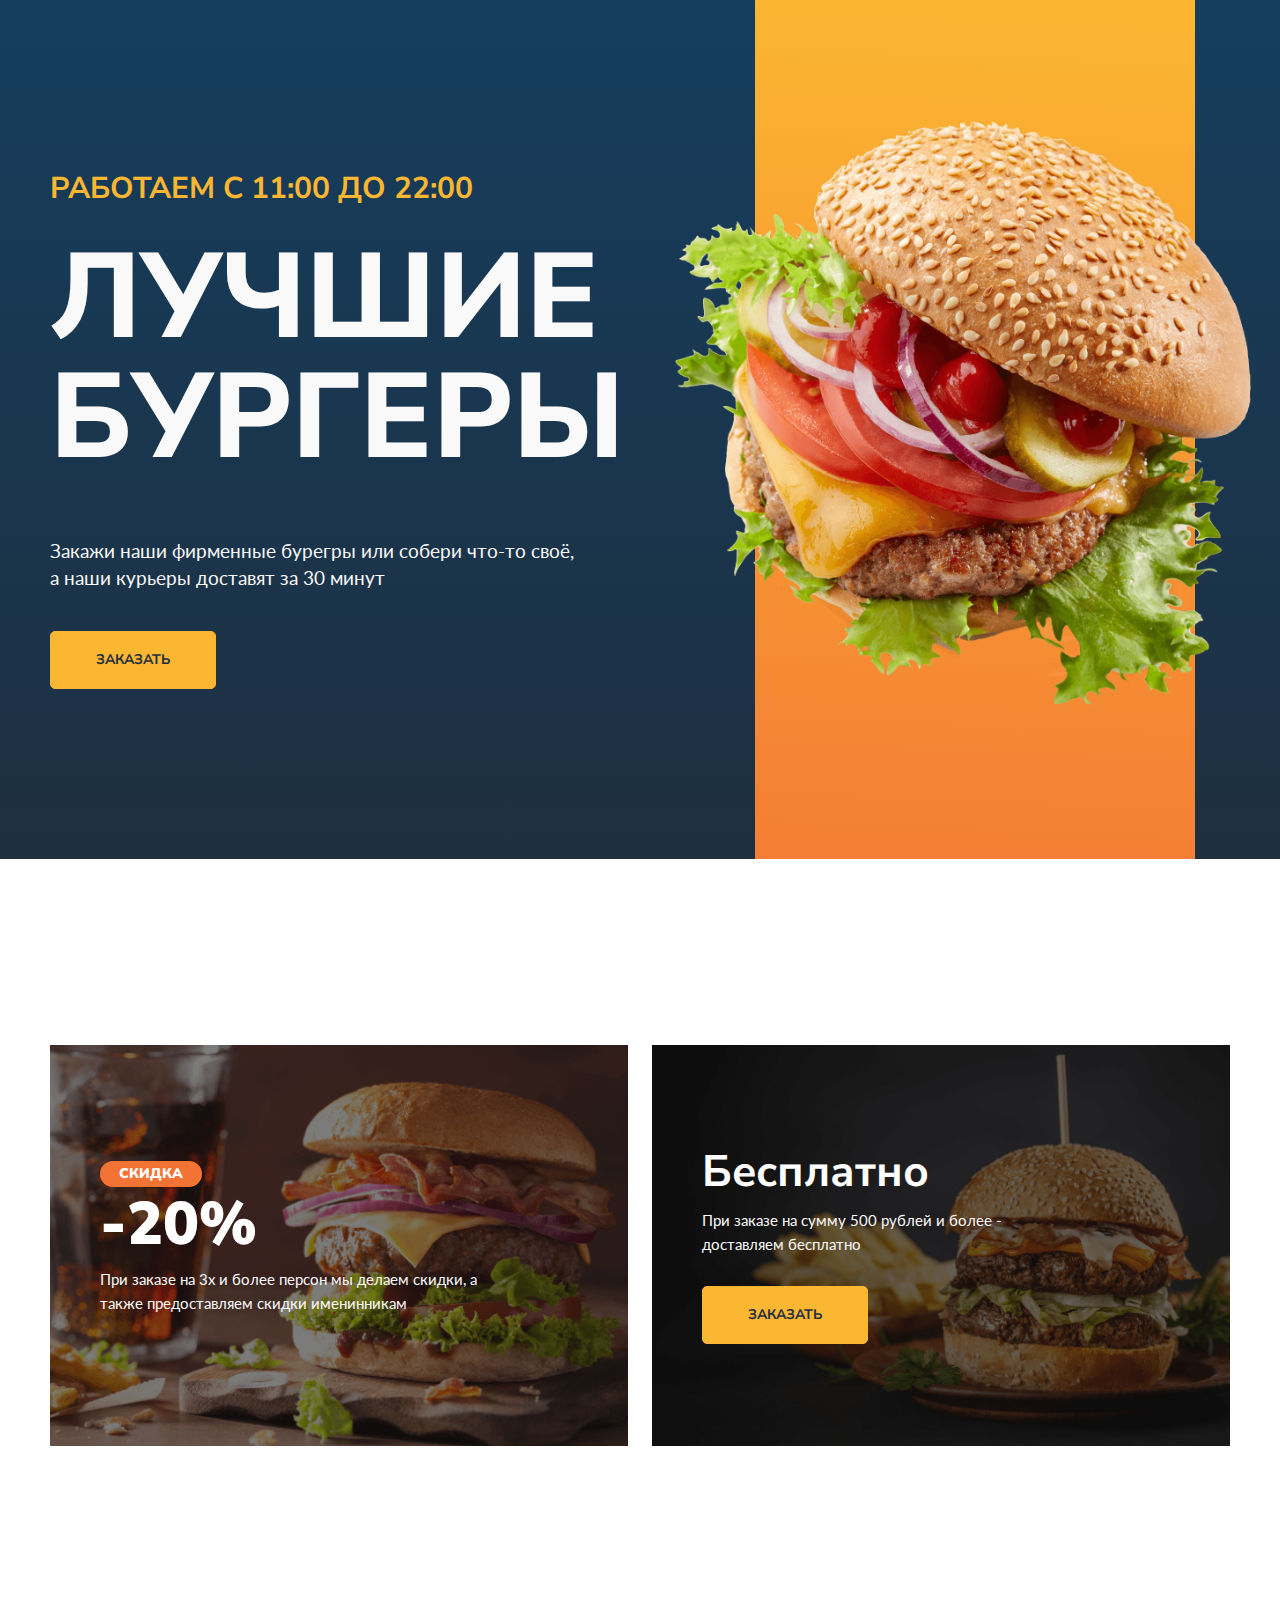
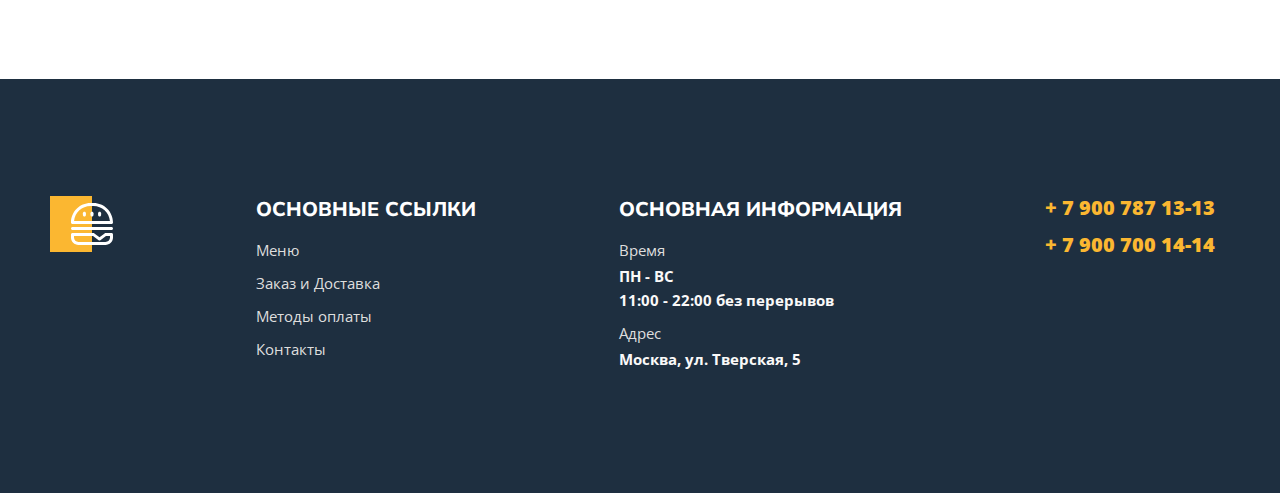
<file: index.html>
<!DOCTYPE html>
<html lang="ru">
<head>
    <meta charset="UTF-8">
    <meta http-equiv="X-UA-Compatible" content="IE=edge">
    <meta name="viewport" content="width=device-width, initial-scale=1.0">
    <title>Burgers</title>
    <link rel="preconnect" href="https://fonts.googleapis.com">
    <link rel="preconnect" href="https://fonts.gstatic.com" crossorigin>
    <link href="https://fonts.googleapis.com/css2?family=Lato&family=Nunito+Sans:wght@600;700;800;900&family=Open+Sans:wght@400;600;700&display=swap" rel="stylesheet">
    <link rel="stylesheet" href="styles/normalize.css">
    <link rel="stylesheet" href="styles/main.css">
    <link rel="apple-touch-icon" sizes="192x192" href="images/favicon/android-chrome-192x192.png">
    <link rel="icon" type="image/png" sizes="512x512" href="images/favicon/android-chrome-512x512.png">
    <link rel="icon" type="image/png" sizes="16x16" href="images/favicon/apple-touch-icon.png">
    <link rel="apple-touch-icon" sizes="180x180" href="images/favicon/apple-touch-icon.png">
    <link rel="icon" type="image/png" sizes="32x32" href="images/favicon/favicon-32x32.png">
    <link rel="icon" sizes="16x16" href="images/favicon/favicon.ico">
    <link rel="icon" type="image/png" sizes="16x16" href="images/favicon/favicon-16x16.png">
    <link rel="mask-icon" href="images/favicon/safari-pinned-tab.svg" color="#5bbad5">
    <meta name="msapplication-TileColor" content="#da532c">
    <meta name="theme-color" content="#ffffff">
</head>
<body>
    <div class="main">
        <div class="wrap">
        <div class="wrapper">
            <div class="content">
                <h1 class="content-title">
                    <span>работаем с 11:00 до 22:00</span>
                    лучшие бургеры
                </h1>
                <p class="content-text">Закажи наши фирменные бурегры или собери что-то своё, а&nbsp;наши курьеры доставят за&nbsp;30&nbsp;минут</p>
                <a class="content-link" href="menu.html">заказать</a>
            </div>
            <div class="visual">
                <div class="visual-bg"></div>
                <img src="images/burger.png" alt="Burger">
            </div>
        </div>
    </div>
    <div class="promo">
        <div class="wrapper">
            <div class="promo-left">
                <p class="sale">Скидка</p>
                <p class="cost">-20%</p>
                <p class="promo-description">При заказе на 3х и более персон мы делаем скидки, а также предоставляем скидки именинникам</p>
            </div>
            <div class="promo-right">
                <p class="free">Бесплатно</p>
                <p class="promo-description">При заказе на сумму 500 рублей и более - доставляем бесплатно</p>
                <a href="menu.html">заказать</a>
            </div>
        </div>
    </div>
    </div>
<footer class="footer">
        <div class="container">
            <div class="footer-box">
                <div class="item">
                    <img class="footer-logo" src="images/logo-footer.svg" alt="Logo">
                </div>
                <div class="footer-item">
                    <h2>основные ссылки</h2>
                    <ul class="footer-list">
                        <li><a href="menu.html">Меню</a></li>
                        <li><a href="#">Заказ и Доставка</a></li>
                        <li><a href="#">Методы оплаты</a></li>
                        <li><a href="#">Контакты</a></li>
                    </ul>
                    <ul class="footer-list footer-list-tel">
                        <li>
                            <a href="tel:+79007871313">+ 7 900 787 13-13</a>
                        </li>
                        <li>
                            <a href="tel:+79007001414">+ 7 900 700 14-14</a>
                        </li>
                    </ul>
                </div>
                <div class="footer-item">
                    <h2>основная информация</h2>
                    <ul class="footer-list">
                        <li>
                            <span>Время</span>
                            ПН - ВС <br>
                            11:00 - 22:00 без перерывов
                        </li>
                        <li>
                            <span>Адрес</span>
                            Москва, ул. Тверская, 5
                        </li>
                    </ul>
                </div>
                <div class="footer-tel">
                    <ul class="footer-list footer-list-tel">
                        <li>
                            <a href="tel:+79007871313">+ 7 900 787 13-13</a>
                        </li>
                        <li>
                            <a href="tel:+79007001414">+ 7 900 700 14-14</a>
                        </li>
                    </ul>
                </div>
            </div>
        </div>
    </footer>
</body>
</html>
</file>
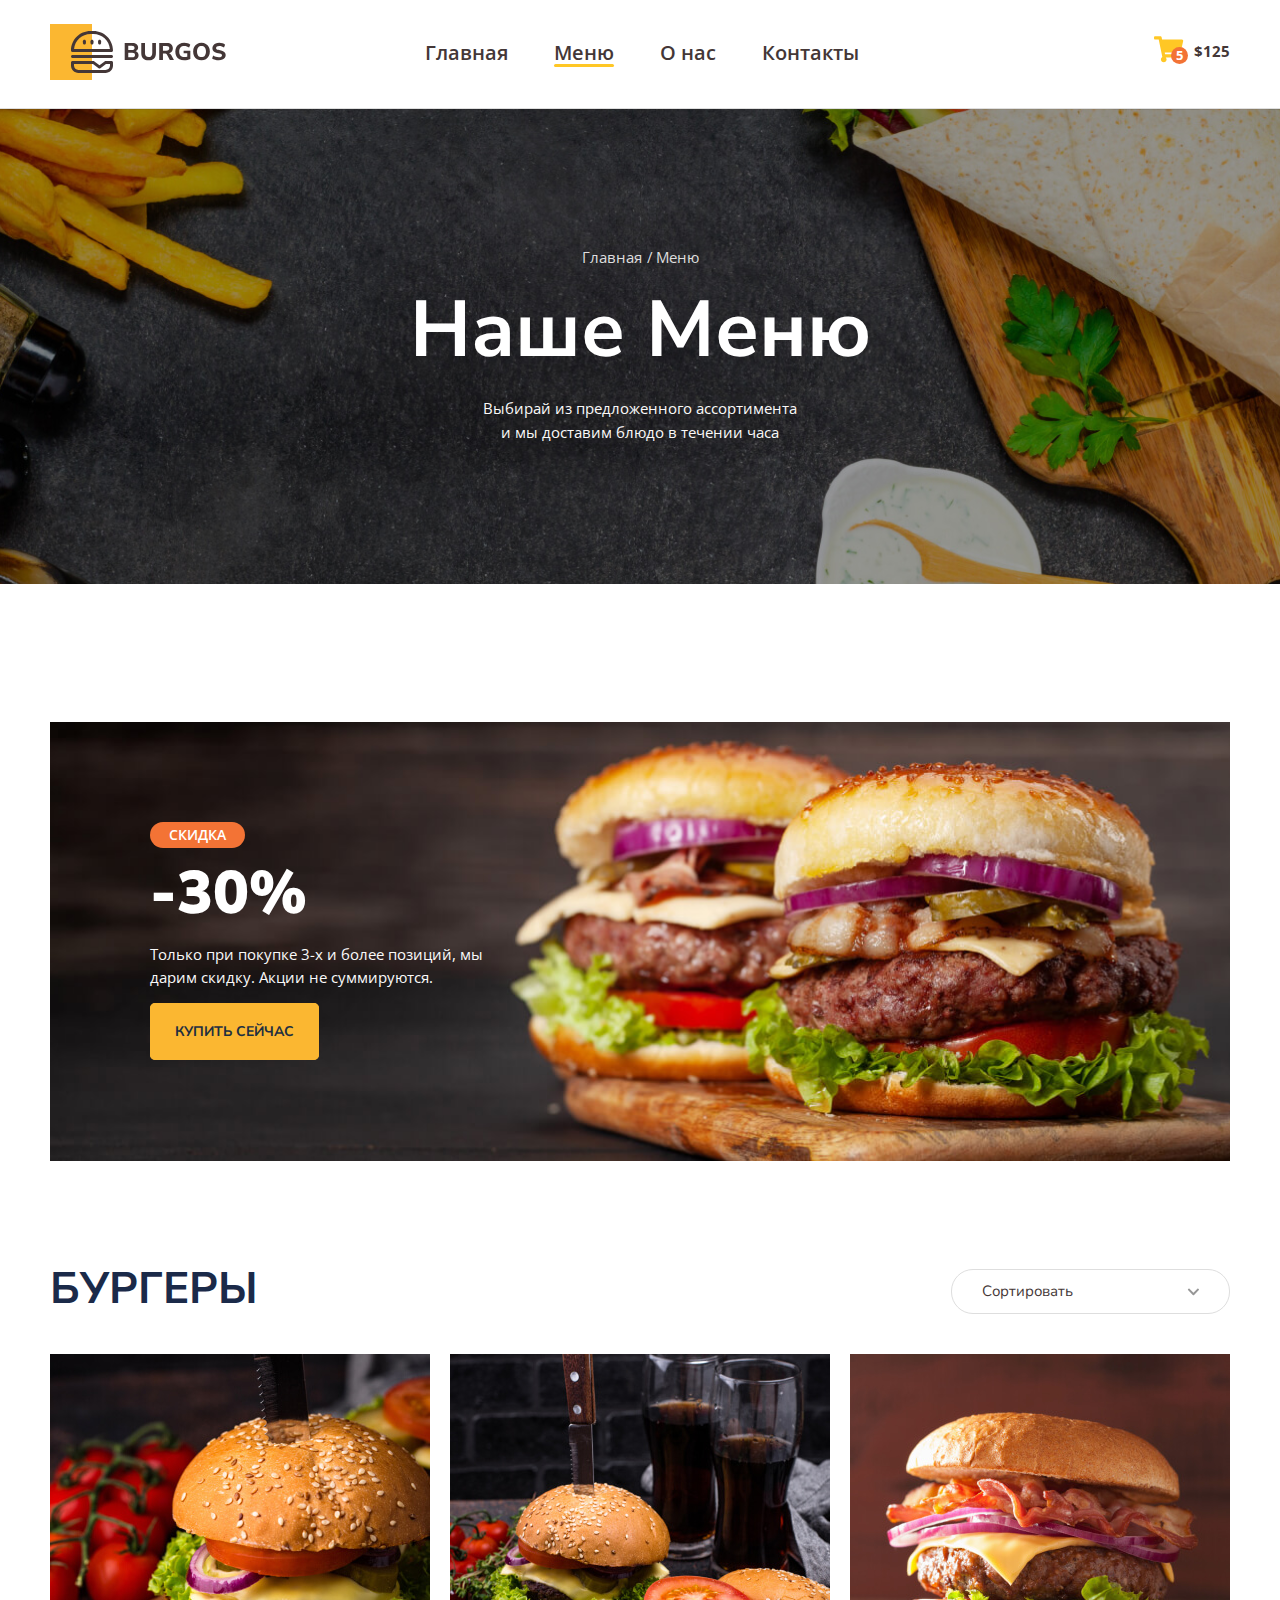
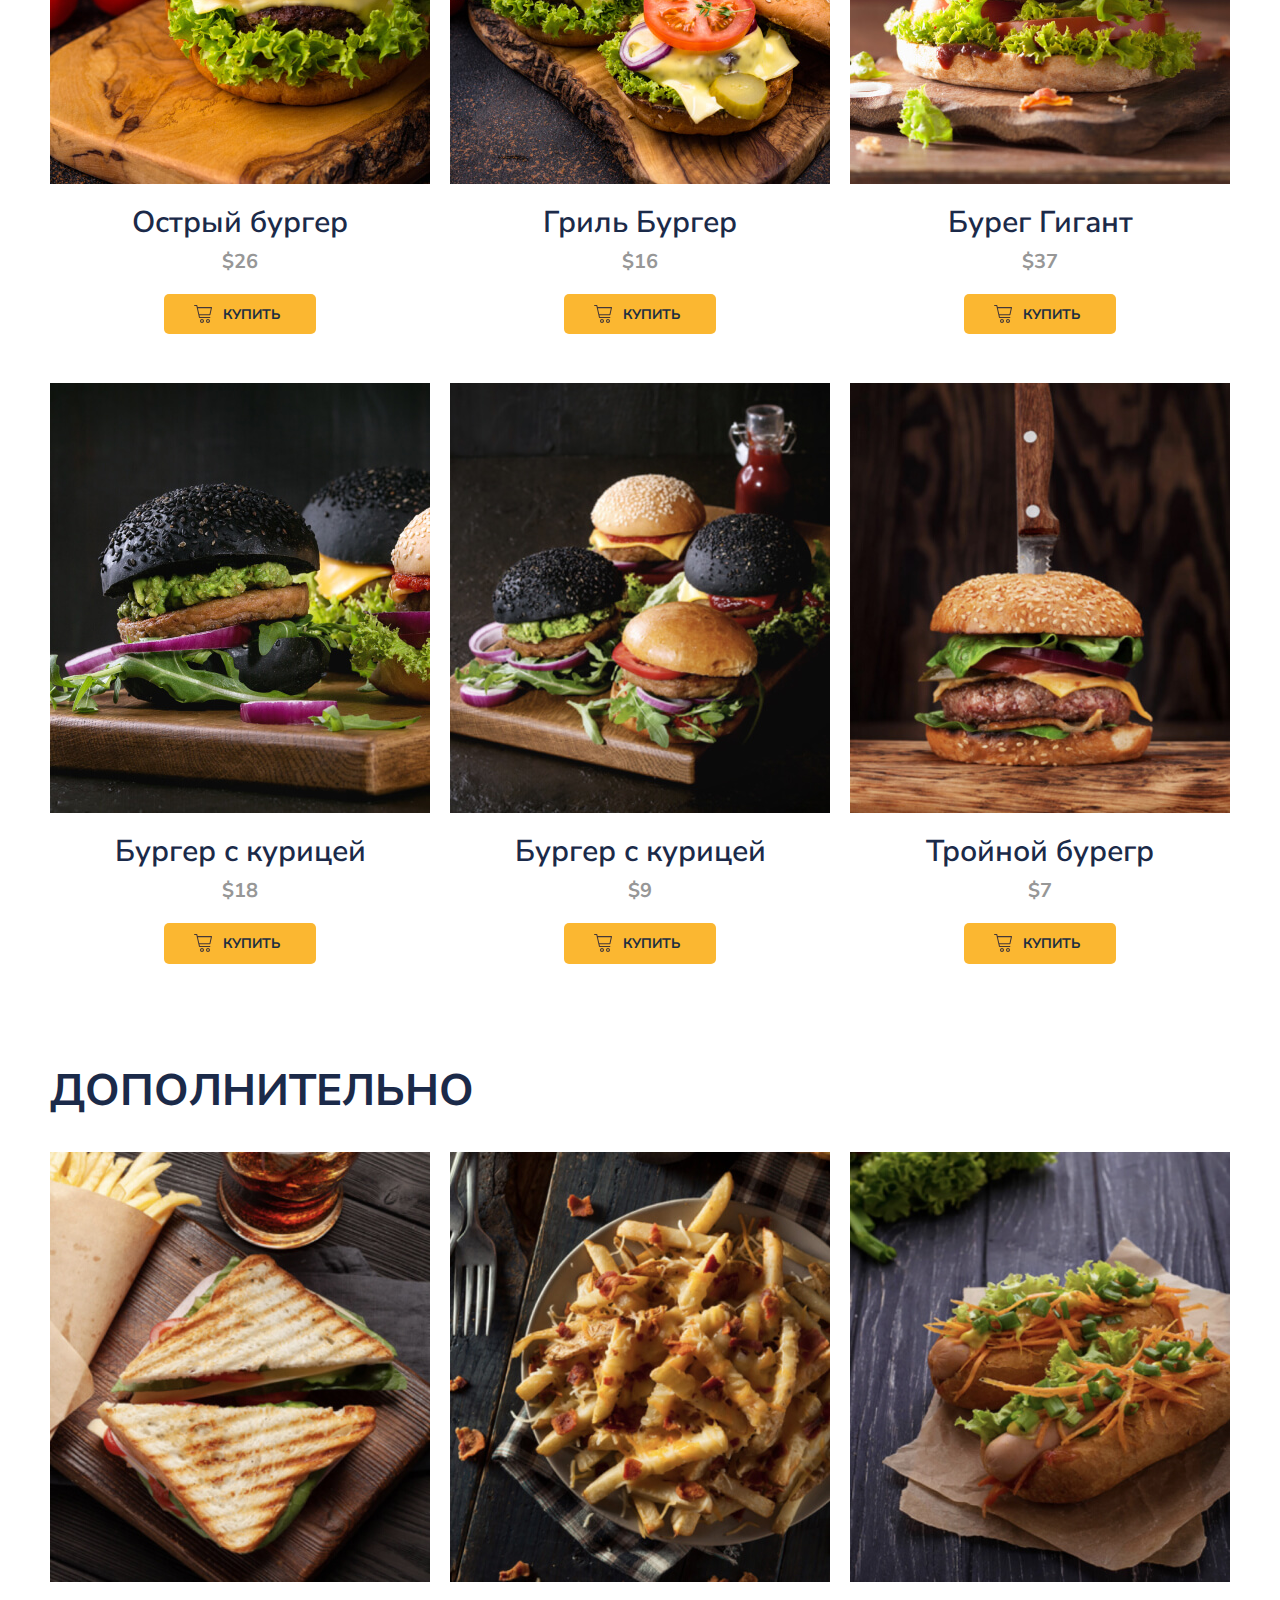
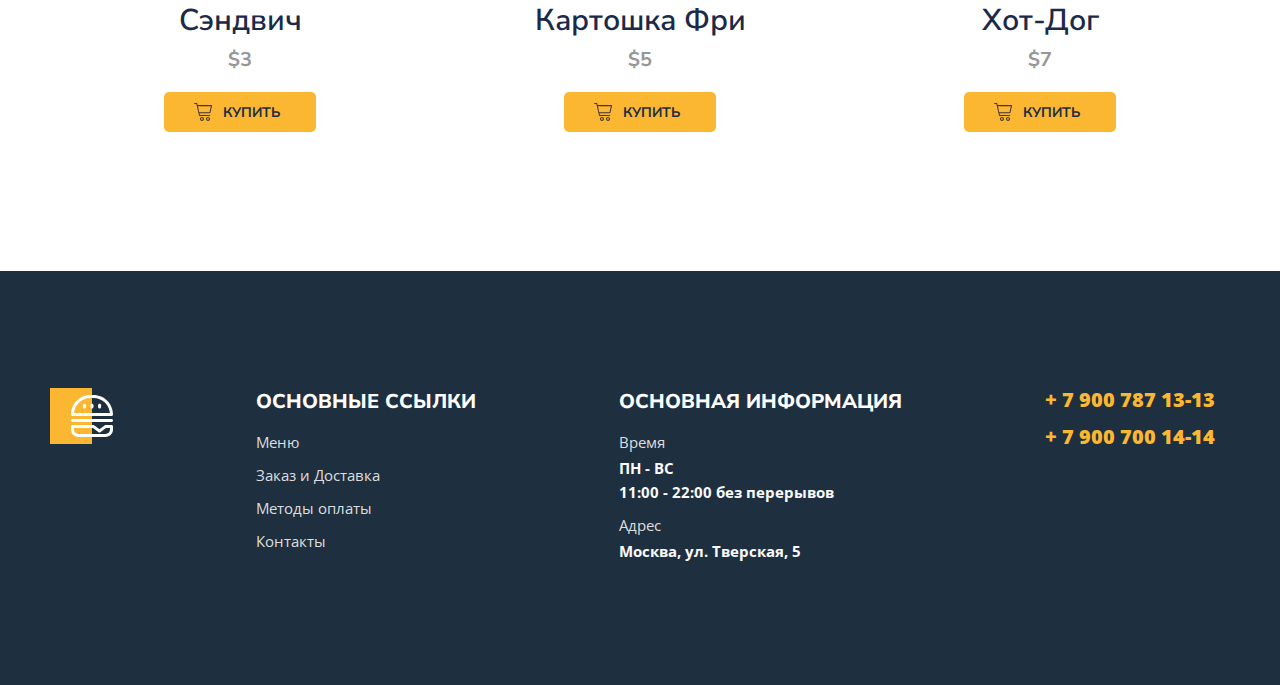
<file: menu.html>
<!DOCTYPE html>
<html lang="ru">
<head>
	<meta charset="UTF-8">
    <meta http-equiv="X-UA-Compatible" content="IE=edge">
    <meta name="viewport" content="width=device-width, initial-scale=1.0">
    <title>Menu Burger</title>    
    <link rel="preconnect" href="https://fonts.googleapis.com">
    <link rel="preconnect" href="https://fonts.gstatic.com" crossorigin>
    <link href="https://fonts.googleapis.com/css2?family=Nunito+Sans:wght@600;700;800;900&family=Open+Sans:wght@400;600;700&display=swap" rel="stylesheet">
    <link rel="stylesheet" href="styles/normalize.css">
    <link rel="stylesheet" href="styles/main.css">
    <link rel="apple-touch-icon" sizes="192x192" href="images/favicon/android-chrome-192x192.png">
	<link rel="icon" type="image/png" sizes="512x512" href="images/favicon/android-chrome-512x512.png">
	<link rel="icon" type="image/png" sizes="16x16" href="images/favicon/apple-touch-icon.png">
    <link rel="apple-touch-icon" sizes="180x180" href="images/favicon/apple-touch-icon.png">
	<link rel="icon" type="image/png" sizes="32x32" href="images/favicon/favicon-32x32.png">
	<link rel="icon" sizes="16x16" href="images/favicon/favicon.ico">
	<link rel="icon" type="image/png" sizes="16x16" href="images/favicon/favicon-16x16.png">
	<link rel="mask-icon" href="images/favicon/safari-pinned-tab.svg" color="#5bbad5">
	<meta name="msapplication-TileColor" content="#da532c">
	<meta name="theme-color" content="#ffffff">
</head>
<body>
	<header id="headerTop">
		<div class="container">
			<div class="header">
				<div class="header-burger">
					<button class="burger" onclick="openModal()"></button>
				</div>
				<div class="header-item">
					<a href="index.html" class="header-logo"></a>
					<nav>
						<ul class="header-nav">
							<li><a href="index.html">Главная</a></li>
							<li><a href="#" class="active">Меню</a></li>
							<li><a href="#">О&nbspнас</a></li>
							<li><a href="#">Контакты</a></li>
						</ul>
					</nav>
				</div>
				<button type="button" class="button">
					<span class="button-item">
						<img src="images/cart.svg" alt="Корзина">
						<span class="button-count">5</span>
					</span>
					<span class="button-text">$125</span>
				</button>
			</div>
		</div>
	</header>
	<div class="bg">
		<div class="container">
			<ul class="breadcrumbs">
				<li><a href="index.html">Главная</a></li>
				<li><a href="menu.html">Меню</a></li>
			</ul>
			<h1 class="title">Наше Меню</h1>
			<p class="description">Выбирай из предложенного ассортимента и мы&nbspдоставим блюдо в течении часа</p>
		</div>
	</div>
	<main>
		<div class="banner">
			<div class="container">
				<div class="banner-box">
					<h2 class="banner-title">
						<span>скидка</span>
						-30%
					</h2>
					<p class="banner-text">
						Только при покупке 3-х и более позиций, мы дарим скидку. Акции не суммируются.
                    </p>
                    <a href="#menuBurger" class="banner-link">купить сейчас</a>
				</div>
			</div>
		</div>
		<section class="menu" id="menuBurger">
			<div class="container">
				<div class="menu-header">
					<h2 class="menu-title">
						Бургеры
					</h2>
					<select class="menu-select">
						<option value="">Сортировать</option>
						<option value="up">По возрастанию</option>
						<option value="down">По убыванию</option>
					</select>
				</div>
				<div class="menu-grid">
					<div class="menu-grid-item">
						<div class="menu-grid-cover">
							<img src="images/menu/01.jpg" alt="Острый бургер">
						</div>
						<p class="menu-grid-title">Острый бургер</p>
						<p class="menu-grid-price">$26</p>
						<button type="button" class="menu-grid-btn">
							<span class="menu-grid-icon"></span>
							<span class="menu-grid-text">купить</span>
						</button>
					</div>
					<div class="menu-grid-item">
						<div class="menu-grid-cover">
							<img src="images/menu/02.jpg" alt="Гриль Бургер">
						</div>
						<p class="menu-grid-title">Гриль Бургер</p>
						<p class="menu-grid-price">$16</p>
						<button type="button" class="menu-grid-btn">
							<span class="menu-grid-icon"></span>
							<span class="menu-grid-text">купить</span>
						</button>
					</div>
					<div class="menu-grid-item">
						<div class="menu-grid-cover">
							<img src="images/menu/03.jpg" alt="Бурег Гигант">
						</div>
						<p class="menu-grid-title">Бурег Гигант</p>
						<p class="menu-grid-price">$37</p>
						<button type="button" class="menu-grid-btn">
							<span class="menu-grid-icon"></span>
							<span class="menu-grid-text">купить</span>
						</button>
					</div>
					<div class="menu-grid-item">
						<div class="menu-grid-cover">
							<img src="images/menu/04.jpg" alt="Бургур с курицей">
						</div>
						<p class="menu-grid-title">Бургер с курицей</p>
						<p class="menu-grid-price">$18</p>
						<button type="button" class="menu-grid-btn">
							<span class="menu-grid-icon"></span>
							<span class="menu-grid-text">купить</span>
						</button>
					</div>
					<div class="menu-grid-item">
						<div class="menu-grid-cover">
							<img src="images/menu/05.jpg" alt="Бургер с курицей">
						</div>
						<p class="menu-grid-title">Бургер с курицей</p>
						<p class="menu-grid-price">$9</p>
						<button type="button" class="menu-grid-btn">
							<span class="menu-grid-icon"></span>
							<span class="menu-grid-text">купить</span>
						</button>
					</div>
					<div class="menu-grid-item">
						<div class="menu-grid-cover">
							<img src="images/menu/06.jpg" alt="Тройной бурегр">
						</div>
						<p class="menu-grid-title">Тройной бурегр</p>
						<p class="menu-grid-price">$7</p>
						<button type="button" class="menu-grid-btn">
							<span class="menu-grid-icon"></span>
							<span class="menu-grid-text">купить</span>
						</button>
					</div>
				</div>
			</div>
		</section>
		<section class="extra-menu menu-other">
			<div class="container">
				<div class="extra-menu-footer">
					<h2 class="menu-title">
						Дополнительно
					</h2>
				</div>	
				<div class="menu-grid">
					<div class="menu-grid-item">
						<div class="menu-grid-cover">
							<img src="images/menu/07.jpg" alt="Сэндвич">
						</div>
						<p class="menu-grid-title">Сэндвич</p>
						<p class="menu-grid-price">$3</p>
						<button type="button" class="menu-grid-btn">
							<span class="menu-grid-icon"></span>
							<span class="menu-grid-text">купить</span>
						</button>
					</div>
					<div class="menu-grid-item">
						<div class="menu-grid-cover">
							<img src="images/menu/08.jpg" alt="Картошка Фри">
						</div>
						<p class="menu-grid-title">Картошка Фри</p>
						<p class="menu-grid-price">$5</p>
						<button type="button" class="menu-grid-btn">
							<span class="menu-grid-icon"></span>
							<span class="menu-grid-text">купить</span>
						</button>
					</div>
					<div class="menu-grid-item">
						<div class="menu-grid-cover">
							<img src="images/menu/09.jpg" alt="Хот-Дог">
						</div>
						<p class="menu-grid-title">Хот-Дог</p>
						<p class="menu-grid-price">$7</p>
						<button type="button" class="menu-grid-btn">
							<span class="menu-grid-icon"></span>
							<span class="menu-grid-text">купить</span>
						</button>
					</div>
				</div>				
			</div>
		</section>
	</main>
    <footer class="footer">
        <div class="container">
        	<div class="footer-box">
        		<div class="item">
                	<img class="footer-logo" src="images/logo-footer.svg" alt="Logo">
            	</div>
            	<div class="footer-item">
                	<h2>основные ссылки</h2>
                	<ul class="footer-list">
	                    <li><a href="menu.html">Меню</a></li>
	                    <li><a href="#">Заказ и Доставка</a></li>
	                    <li><a href="#">Методы оплаты</a></li>
	                    <li><a href="#">Контакты</a></li>
                	</ul>
                	<ul class="footer-list footer-list-tel">
                    	<li>
                    		<a href="tel:+79007871313">+ 7 900 787 13-13</a>
                    	</li>
                    	<li>
                    		<a href="tel:+79007001414">+ 7 900 700 14-14</a>
                    	</li>
                	</ul>
            	</div>
            	<div class="footer-item">
                	<h2>основная информация</h2>
                	<ul class="footer-list">
                    	<li>
                        	<span>Время</span>
                        	ПН - ВС <br>
                        	11:00 - 22:00 без перерывов
                    	</li>
                    	<li>
                        	<span>Адрес</span>
                        	Москва, ул. Тверская, 5
                    	</li>
                	</ul>
            	</div>
            	<div class="footer-tel">
                	<ul class="footer-list footer-list-tel">
                    	<li>
                    		<a href="tel:+79007871313">+ 7 900 787 13-13</a>
                    	</li>
                    	<li>
                    		<a href="tel:+79007001414">+ 7 900 700 14-14</a>
                    	</li>
                	</ul>
            	</div>
            </div>
        </div>
    </footer>
    <a href="#headerTop" class="button-up hidden" id="btnUp">Наверх</a>
    <div id="modal" class="modal">
    	<ul class="header-nav">
			<li><a href="index.html">Главная</a></li>
			<li><a href="#" class="active">Меню</a></li>
			<li><a href="#">О нас</a></li>
			<li><a href="#">Контакты</a></li>
		</ul>
		<button class="burger-close" onclick="closeModal()"></button>
    </div>
    <script src="scripts/main.js"></script>
</body>
</html>
</file>
<file: styles/main.css>
﻿body {
	font-family: 'Nunito Sans', sans-serif;
}

.container {
	max-width: 1180px;
	margin: 0 auto;
	padding-left: 15px;
	padding-right: 15px;
}

header {
	border-bottom: 1px solid #DEDEDE;
}

.header {
	font-family: 'Open Sans', sans-serif;
	display: flex;
	align-items: center;
	justify-content: space-between;
	padding-top: 20px;
	padding-bottom: 25px;
}

.header-item {
	display: flex;
	align-items: center;
	justify-content: space-between;
	flex-basis: 77%;
}

.header-logo {
	display: block;
	background-image: url(../images/logo.svg);
	width: 176px;
	height: 56px;
	background-repeat: no-repeat;
	background-size: cover;
}

nav {
	padding-top: 11px;
	padding-right: 11%;
}

.header-nav {
	list-style-type: none;
	display: flex;
	padding-left: 0;
	gap: 46px;
	margin-top: 10px;
}

.header-nav a {
	font-weight: 600;
	font-size: 20px;
	color: #443737;
	text-decoration: none;
}

.header-nav a:hover {
	color: #FFC725;
}

.header-nav a::after {
	content: '';
	width: 100%;
	height: 3px;
	border-radius: 1.5px;
	background: transparent;
	display: block;
}

.header-nav a.active::after {
	background: #FFC725;
}

.button {
	display: flex;
	align-items: center;
	background-color: transparent;
	border: none;
	padding: 0;
	gap: 10px;
	cursor: pointer;
}

.button-item {
	position: relative;
}

.button-count {
	font-weight: 700;
	font-size: 13px;
	color: #FFFFFF;
	background: #F37335;
	border-radius: 100%;
	position: absolute;
	width: 17px;
	height: 17px;
	text-align: center;
	line-height: 1.3;
	bottom: 3px;
	right: -4px;
}

.button-text {
	color: #443737;
	font-weight: 700;
	font-size: 15px;
}

.bg {
	text-align: center;
	color: #ffffff;
	background-image: url(../images/bg.jpg);
	background-size: cover;
	background-position: center center;
	padding: 140px 0;
	margin-bottom: 138px;
}

.breadcrumbs {
	padding-left: 0;
	margin-top: 0;
	margin-bottom: 18px;
	list-style-type: none;
	display: flex;
	justify-content: center;
	gap: 8px;
}

.breadcrumbs a {
	color: #DEDEDE;
	font-size: 15px;
	font-family: 'Open Sans', sans-serif;
	text-decoration: none;	
}

.breadcrumbs a:hover {
	color: #FFC725;
}

.breadcrumbs a::before {
	content: '/';
	position: relative;
	left: -3px;
	pointer-events: none;
}

.breadcrumbs a:hover::before {
	color: #DEDEDE;
}

.breadcrumbs li:first-child a::before {
	display: none;
}

.title {
	font-weight: 700;
	font-size: 79px;
	margin-top: 10px;
	margin-bottom: 20px;
}

.description {
	font-family: 'Open Sans', sans-serif;
	font-size: 15px;
	line-height: 1.6;
	color: #FAF9F9;
	max-width: 320px;
	margin: 0 auto;
}

.banner {
	margin-bottom: 83px;
}

.banner-box {
	background-image: url(../images/banner.jpg);
	background-size: cover;
	background-position: 0 center;
	background-repeat: no-repeat;
	padding: 100px 0 120px 100px;
	margin-bottom: 80px;
}

.banner-title {
	color: #FFFFFF;
    font-size: 60px;
    font-weight: 900;
    margin-bottom: 0px;
}

h2 {
	text-transform: uppercase;
	color: #FFFFFF;
	font-weight: 900;
	font-size: 60px;
	margin: 0;
}

.banner-title span {
	display: block;
	font-family: 'Open Sans', sans-serif;
	text-transform: uppercase;
	color: #FFFFFF;
    text-align: center;
	background-color: #F37335;
	border-radius: 14px;
	font-weight: 600;
	font-size: 14px;
    padding: 5px 0px;
    width: 95px;
    margin-bottom: 11px;
}

.banner-text {
	font-family: 'Open Sans', sans-serif;
	font-weight: 400;
	font-size: 15px;
	line-height: 1.5;
	color: #FAF9F9;
	max-width: 353px;
	padding-bottom: 19px;
}

.banner-link {
	color: #1E2F40;
	text-decoration: none;
	font-weight: 700;
	font-size: 14px;
	text-align: center;
	text-transform: uppercase;
	background-color: #FBB731;
	width: 170px;
	border-radius: 5px;
	padding: 18px 24px;
	border: 1px solid #FBB731;
	transition: 0.2s;
}

.banner-link:hover {
	background-color: transparent;
	color: #FBB731;
}

.extra-menu {
	margin-top: 73px;
	margin-bottom: 110px;
}

.menu {
	padding-top: 20px;
}

.menu-header {
	display: flex;
	align-items: center;
	justify-content: space-between;
	margin-bottom: 40px;
}

.extra-menu-footer {
	margin-bottom: 36px;
}

.menu-title {
	color: #1B2A49;
	font-weight: 700;
	font-size: 44px;
	text-transform: uppercase;
}

.menu-select {
	border: 1px solid #DEDEDE;
	padding: 13px 30px;
	border-radius: 22px;
	color: #443737;
	font-size: 15px;
	-webkit-appearance: none;
	   -moz-appearance: none;
	        appearance: none;
	flex-basis: 279px;
	background-image: url(../images/arrow.svg);
	background-size: 12.79px 7.75px;
	background-repeat: no-repeat;
	background-position: 89% center;
	margin-bottom: -5px;
	outline: none;
	background-color: #FFFFFF;
}

.menu-grid {
	display: grid;
	grid-template-columns: repeat(3, 1fr);
	gap: 20px;
}

.menu-grid-item {
	text-align: center;
	margin-bottom: 29px;
}

.menu-grid-cover {
	width: 100%;
	height: 430px;
	position: relative;
	overflow: hidden;
}

.menu-grid-cover img {
	position: absolute;
	left: 50%;
	top: 50%;
	transform: translate(-50%, -50%);
	-o-object-fit: cover;
	   object-fit: cover;
	width: 100%;
	height: 430px;
} 

.menu-grid-title {
	font-weight: 600;
	font-size: 30px;
	line-height: 1.8;
	color: #1B2A49;
	margin-top: 12px;
	margin-bottom: 0;
}

.menu-grid-price {
	font-weight: 700;
	font-size: 20px;
	line-height: 1.2;
	color: #979797;
	margin-top: 0;
	margin-bottom: 20px;
}

.menu-grid-btn {
    display: flex;
    justify-content: center;
    align-items: center;
    gap: 11px;
    margin: 0 auto;
    cursor: pointer;
	background-color: #FBB731;
    border: none;
    border-radius: 5px;
    width: 152px;
    cursor: default;
    transition: 0.2s;
}

.menu-grid-btn:hover {
	background-color: #F37335;
}

.menu-grid-icon {
	display: block;
	background-image: url(../images/cart-menu.svg);
	background-repeat: no-repeat;
	width: 18px;
    height: 18px;
}

.menu-grid-text {
	display: block;
	font-weight: 700;
	font-size: 14px;
	text-transform: uppercase;
	color: #1E2F40;
	padding: 12px 7px 10px 0px;
}

.footer {
    background-color: #1E2F40;
    color: #fff;
    padding-top: 117px;
    padding-bottom: 106px;
}

.footer-box {
	display: flex;
	justify-content: space-between;
}

.footer-logo {
    width: 63px;
    height: 56px;
}

.footer-item {
    flex: 0 0 auto;
}

.footer-item h2 {
    font-size: 20px;
    font-weight: 800;
    text-transform: uppercase;
    margin-top: 2px;
    margin-bottom: 17px;
}

.footer-list li {
    margin-bottom: 9px;
    margin-top: 10px;
    font-family: 'Open Sans', sans-serif;
    font-size: 15px;
    color: #FAF9F9;
    font-weight: 700;
    line-height: 24px;
}

.footer-list a {
    color: #DEDEDE;
    text-decoration: none;
    font-weight: 400;
}

.footer-list a:hover {
	color: #FBB731;
}

.footer-item span {
    color: #DEDEDE;
    display: block;
    font-weight: 400;
    margin-bottom: 2px;
}

.footer-list li {
	margin-top: 0;
}

.footer-list-tel a {
    font-size: 20px;
    font-weight: 900;
    color: #FBB731;
    margin-top: 0;
}

.footer-list-tel a:hover {
	color: #FFFFFF;
}

.footer-list-tel li {
    margin-bottom: 12px;
}

.footer-list {
	padding-left: 0;
	margin-top: 0px;
	margin-right: 15px;
	list-style-type: none;
}

.button-up {
	background-color: #FBB731;
	font-weight: 700;
	font-size: 14px;
	text-transform: uppercase;
	color: #1E2F40;
	text-decoration: none;
	padding: 5px 20px;
	position: fixed;
	bottom: 20px;
	right: 20px;
	border-radius: 5px;
	transition: 1s;
}

.button-up:hover {
	background-color: #F37335;
}

.button-up.hidden {
	opacity: 0;
}

.button-up.visible {
	opacity: 1;
}


/*Style INDEX*/

.main {
    padding-bottom: 50px;
    overflow: hidden;
}

.wrap {
	background: linear-gradient(180deg, #0C4C7B -100%, #1E2F40 100%);
}

.wrapper {
    max-width: 1180px;
    margin: 0 auto;
    padding-left: 13px;
    padding-right: 13px;
    display: flex;
    justify-content: space-between;
}

.content {
    color: #FAF9F9;
    flex: 0 0 580px;
    padding-top: 170px;
    padding-bottom: 170px;
}

.content-title {
    font-size: 120px;
    font-weight: 800;
    text-transform: uppercase;
    line-height: 120px;
    margin-bottom: 0;
    margin-top: 0;
}

.content-title span {
    color: #FBB731;
    font-size: 30px;
    font-weight: 700;
    line-height: 38px;
    display: block;
    margin-bottom: 30px;
}

.content-text {
    font-family: 'Lato', sans-serif;
    font-size: 19px;
    line-height: 1.4;
    margin-top: 60px;
    margin-bottom: 40px;
}

.content-link,
.promo a {
    color: #1E2F40;
    background-color: #FBB731;
    border-radius: 5px;
    text-decoration: none;
    padding: 20px 45px;
    display: inline-block;
    text-transform: uppercase;
    font-size: 14px;
    font-weight: 700;
    border: 1px solid #FBB731;
	transition: 0.2s;
}


.content-link:hover {
	background-color: transparent;
	color: #FBB731;
}

.promo-right a:hover {
	background-color: transparent;
	color: #FBB731;
}

.visual {
    flex-grow: 1;
    display: flex;
    justify-content: flex-end;
    position: relative;
}

.visual-bg {
	margin-right: 35px;
    width: 440px;
    height: 100%;
    background: linear-gradient(2.42deg, #F37335 -19.6%, #FBB731 100.79%, #FDC830 100.79%);
}

.main img {
    width: 730px;
    position: absolute;
    right: -100px;
}

.promo {
    padding-top: 186px;
    padding-bottom: 183px;
    padding-right: 2px;
    padding-left: 2px;
}

.promo-left,
.promo-right {
    flex: 0 0 49%;
    color: #fff;
    box-sizing: border-box;
    background-repeat: no-repeat;
    background-size: cover;
    background-position: center;
}

.promo-left {
    background-image: url(../images/promo-left.png);
    padding: 116px 50px;
}

.promo-right {
    background-image: url(../images/promo-right.png);
    padding: 102px 50px;
}

.sale {
    font-size: 14px;
    font-weight: 900;
    background: #F37335;
    padding: 5px 19px;
    border-radius: 14px;
    display: inline-block;
    text-transform: uppercase;
    margin-bottom: 3px;
    margin-top: 0;
}

.cost {
    font-size: 60px;
    font-weight: 900;
    margin-bottom: 8px;
    margin-top: 0;
}

.promo-description {
    font-family: 'Lato', sans-serif;
    color: #FAF9F9;
    font-size: 15px;
    line-height: 24px;
    margin-top: 0;
}

.promo-left .promo-description {
    max-width: 392px;
}

.promo-right .promo-description {
    max-width: 300px;
    margin-bottom: 30px;
}

.free {
    font-size: 44px;
    font-weight: 700;
    margin-bottom: 10px;
    margin-top: 0;
}

/* Modal */

.burger {
    width: 34px;
    height: 22px;
    background-color: transparent;
    background-image: url(../images/burger.svg);
    background-repeat: no-repeat;
    background-size: contain;
    border: none;
    cursor: pointer;
}

#modal {
    max-width: 500px;
    background-color: cornsilk;
    text-align: center;
    position: absolute;
    top: -400px;
    left: 0;
    right: 0;
    margin: 20px auto 0;
    transition: 0.5s;
    padding: 40px 30px;
    box-sizing: border-box;
    border-radius: 5px;
}

#modal .header-nav {
    flex-direction: column;
    max-width: 300px;
    margin: 0 auto;
    align-items: center;
}

.modal .header-nav a {
	line-height: 24px;
    font-size: 20px;
}

.burger-close {
    width: 22px;
    height: 22px;
    background-color: transparent;
    background-image: url(../images/close.svg);
    background-repeat: no-repeat;
    background-size: contain;
    border: none;
    cursor: pointer;
    position: absolute;
    top: 20px;
    right: 20px;
}

/*Responsive menu*/

@media (min-width: 1001px) {
	.footer-list + .footer-list-tel {
		display: none;
	}
}

@media (min-width: 766px) {
	.header-burger {
		display: none;
	}
}

@media (max-width: 1112px) {

	.main img {
	    width: 670px;
	    right: -100px;
	    bottom: 137px;
	}

	.content-title {
	    font-size: 115px;
	}
}



@media (max-width: 1000px) {

	.visual-bg {
		margin-right: 60px;
		width: 198px;
	}

	.main img {
	    width: 500px;
	    position: absolute;
	    right: -70px;
	    bottom: -85px;
	}

	.container {
		max-width: 1001px;
	}

	.header-logo {
		width: 150px;
		height: 48px;
		background-size: contain;
	}

	.header-nav {
		gap: 25px;
		margin-top: 10px;
	}

	.header-item {
		flex-basis: 85%;
	}

	.bg {
		margin-bottom: 72px;
	}

	.banner-box {	
		background-position: -80px center;
		padding: 100px 0px 120px 40px;
	}

	.menu-grid {
		grid-template-columns: repeat(2, 1fr);
		gap: 50px 15px;
		
	}

	.menu-other {	
		height: 558px;
	}

	.menu-other .menu-grid {
		display: flex;
		width: auto;
		overflow-x: scroll;
		overflow-y: hidden;
		padding-bottom: 50px;
	}

	.menu-other .menu-grid::-webkit-scrollbar {
 		 width: 0;
	}

	.menu-other .menu-grid-item {
		flex: 0 0 281px;
	}

	.menu-other .menu-grid-cover,
	.menu-other .menu-grid-cover img {
		height: 320px;
	}

	.footer-tel {
		display: none;
	}

	.footer-list + .footer-list-tel {
		display: block;
	}

	.extra-menu .container {
		padding-right: 0;
	}

	.menu-other .menu-grid-item:last-child {
		padding-right: 15px;
	}
}

@media (max-width: 783px) {

	.header-item {
	    flex-basis: 75%;
	}

	.content {
		flex: 0 0 411px;
	    padding-top: 43px;
	    padding-bottom: 122px;
	}

	.content-title {
	    font-size: 86px;
	    line-height: 101px;
	}

	.content-title span {
		font-size: 22px;
		line-height: 27px;
		margin-bottom: 10px;
	}

	.content-text {
		margin-top: 20px;
		margin-bottom: 30px;
		font-size: 14px;
		line-height: 1.5;
	}

	.header-nav a {
	    font-size: 20px;
	}

	.visual-bg {
		margin-right: 2px;
		width: 198px;
	}

	.content-link, .promo a {
		padding: 18px 37px;
	}

	.main img {
	    width: 500px;
	    position: absolute;
	    right: -137px;
	    bottom: -85px;
	}

	.promo {
		padding-top: 107px;
		padding-bottom: 92px;
	}

	.wrapper {
	    max-width: 738px;
	}

	.promo-left {
	    padding: 44px 30px;
	}

	.promo-right {
	    padding: 58px 31px;
	}

	.promo-right .promo-description {
		margin-bottom: 15px;
	}

	.sale {
		margin-bottom: 8px;
	}

	.header-burger {
		display: none;
	}

	.header {
		justify-content: space-between;
	}

	nav {
		display: none;
	}

	.header-burger {
	    display: block;
	}

	.menu {
    	padding-top: 0px;
	}

	.menu-header {
		margin-bottom: 36px;
	}

	.menu-select {
		flex-basis: 279px;
		background-position: 89% center;
	}

	.menu-grid {
	    gap: 20px 10px;
	}

	.extra-menu {
		margin-top: 62px;
		margin-bottom: 137px;
	}

	.extra-menu-footer {
	    margin-bottom: 36px;
	}

	.footer {
		padding-top: 65px;
		overflow-x: hidden;
	}

	.footer-list {
		margin-bottom: 20px;
	}

	.button-up {
		display: none;
	}
}

@media (max-width: 725px) {

	.main .wrapper {
		display: block;
	}

	.promo {
		display: flex;
	    align-items: center;
	    justify-content: center;
	}

	.promo .wrapper {
		margin: 0;
		width: 95%;
	}

	.promo-left {
		margin-bottom: 20px;
	}

	.content {
	    text-align: center;
	}

	.content-text {
		font-size: 22px;
	}

	.visual-bg {
		display: none;
	}

	.main img {
	    display: none;
	}
}

@media (max-width: 569px) {

	.header {
		padding: 20px 0 19px;
	}

	.header-logo {
		height: 43px;
	}

	.header-item {
	    flex-basis: 65%;
	}

	.breadcrumbs {
		font-size: 15px;
	}

	.title {
		font-size: 38px;
	}

	.description {
		font-size: 12px;
	}

	.bg {
		padding: 55px 0;
		margin-bottom: 38px;
	}

	.banner {
	    margin-bottom: 50px;
	}

	.banner-box {
		background-position: 10% center;
		padding: 35px 0 52px 24px;
		margin-bottom: 20px;
	}

	.menu-title {
	    font-size: 27px;
	}

	.menu-select {
	    flex-basis: 240px;
	    background-position: 95% center;
	}

	.menu-header {
	    margin-bottom: 24px;
	}

	.menu-grid {
	    gap: 18px 15px;
	}

	.menu-grid-item {
	    margin-bottom: 20px;
	}

	.menu-grid-cover {
	    height: 280px;
	}

	.menu-grid-cover img {
	    height: 50vw;
	}

	.menu-grid-title {
	    font-size: 18px;
	}

	.menu-grid-btn {
		width: 90%;
	}

	.extra-menu {
	    margin-top: 50px;
	    margin-bottom: 0px;
	}

	.menu-other .menu-grid-item {
	    flex: 0 0 45%;
	}

	.extra-menu-footer {
	    margin-bottom: 24px;
	}

	.menu-other .menu-grid-cover {
		height: 50vw;
	}

	.menu-other .menu-grid-cover img {
	    height: 50vw;
	}

	.menu-other .menu-grid-btn {
		width: 85%;
	}

	.footer-list + .footer-list-tel {
		display: none;
	}

	.footer-tel {
        display: block;
    }

	.footer-box {
        display: grid;
        grid-template-areas: 'a d'
                             'b b'
                             'c c';
        gap: 21px;
    }

    .footer-item:nth-child(1) {
        grid-area: a;
    }

    .footer-item:nth-child(2) {
        grid-area: b;
    }

    .footer-item:nth-child(3) {
        grid-area: c;
    }

    .footer-item:nth-child(4) {
        grid-area: d;
    }

    .footer-item h2 {
	    font-size: 18px;
	}
}

@media (max-width:429px) {

	#modal {
	    max-width: 93%;
	}

	.content-title {
	    font-size: 75px;
	}

	.content-text {
	    font-size: 18px;
	}

	.extra-menu {
	    margin-bottom: 0;
	}

	.menu-other {
	    height: 460px;
	}

	.burger {
		width: 34px;
		height: 25px;
		padding-bottom: 10px;
	}

	.header-logo {
	    height: 42px;
	}

	.header-item {
	    flex-basis: 50%;
	}

	.button {
		gap: 9px;
	}

	.banner {
		margin-bottom: 40px;
	}

	.banner-link {
		padding: 10px 15px;
	}

	.menu {
	    padding-top: 20px;
	}

	.menu-select {
		flex-basis: 180px;
		padding: 10px 30px;
	}

	.menu-grid {
	    gap: 12px 10px;
	}

	.menu-grid-cover {
	    height: 230px;
	}

	.menu-grid-cover img {
	    height: 230px;
	}

	.menu-grid-price {
		margin-bottom: 12px;
	}

	.extra-menu {
	    margin-top: 30px;
	}

	.menu-other .menu-grid-cover {
	    height: 56vw;
	}

	.menu-other .menu-grid-cover img {
	    height: 56vw;
	}

	.menu-grid-item {
	    margin-bottom: 10px;
	}

	.footer {
	    padding-top: 40px;
	    padding-bottom: 50px;
	}

	.footer-logo {
	    width: 57px;
	    height: 50px;
	}

	.footer-item h2 {
	    font-size: 19px;
	    margin-top: 0px;
	    margin-bottom: 10px;
	}

	.footer-list {
	    margin-bottom: 9px;
	}

	.footer-list li {
	    margin-bottom: 10px;
	    margin-top: 0;
	    font-size: 15px;
	    line-height: 1.2;
	}
}

@media (max-width: 360px) {

	.modal .header-nav a {
	    line-height: 17px;
	}

	.breadcrumbs {
		margin-bottom: 10px;
	}

	.breadcrumbs a {
	    font-size: 14px;
	}

	.title {
		margin-top: 30px;
		margin-bottom: 11px;
	}

	.menu-other .menu-grid-item {
    	flex: 0 0 138px;
}

	.content-title {
	    font-size: 65px;
	}

	.content-text {
	    font-size: 17px;
	}

	.header-logo {
		width: 116px;
		height: 37px;
		background-size: contain;
	}

	.header-item {
	    flex-basis: 47%;
	}

	.header {
	    padding: 17px 0 17px;
	}

	.banner-title {
		font-size: 60px;
	}

	.banner-box {
		background-position: 30% center;
		padding-right: 20px;
	}

	.banner-title span {
		margin-bottom: 7px;
	}

	.banner-link {
	    padding: 18px 24px;
	}

	.menu-select {
		font-size: 13px;
		flex-basis: 111px;
    	padding: 13px 16px;
    	background-position: 92% center;
	}

	.menu-title {
	    font-size: 27px;
	    margin-top: 10px;
	}

	.menu-header {
	    margin-bottom: 34px;
	}

	.menu-grid-cover,
	.menu-grid-cover img {
	    width: 41vw;
    	height: 54vw;
	}

	.menu-grid-title {
		font-weight: 700;
	    font-size: 13px;
	    margin-top: 7px;
	}

	.menu-grid-price {
		font-size: 16px;
	    margin-bottom: 12px;
	}

	.menu-grid-icon {
		display: block;
	}

	.menu-grid-btn {
	    width: 93%;
	    gap: 8px;
	}

	.menu-grid-text {
	    padding: 10px 7px 8px 0px;
	}

	.extra-menu {
	    margin-top: 54px;
	}

	.extra-menu-footer {
	    margin-bottom: 35px;
	}

	.menu-grid {
	    gap: 15px 7px;
	}

	.menu-other .menu-grid-cover,
	.menu-other .menu-grid-cover img {
	    height: 54vw;
	}

	.menu-other .menu-grid-btn {
	    width: 93%;
	}

	.footer {
	    padding-top: 60px;
	    padding-bottom: 50px;
	}

	.footer-logo {
	    width: 62px;
	    height: 55px;
	}

	.footer-item {
	    margin-top: 8px;
	}

	.footer-item h2 {
		font-size: 18px;
	    margin-bottom: 8px;
	    line-height: 38px;
	}

	.footer-list li {
	    font-size: 15px;
	    line-height: 24px;
	}

	.footer-item span {
		margin-bottom: 6px;
	}

	.button-up {
		display: none;
		font-size: 12px;
		padding: 8px 8px;
		border-radius: 20px;
		bottom: 25px;
	}
}

@media (max-width: 321px) {

	.modal .header-nav a {
	    font-size: 19px;
	}

	.content-title {
	    font-size: 55px;
	}

	.content-text {
	    font-size: 18px;
	}

	.banner-box {
		background-position: 25% center;
	}
	.header-item {
	    flex-basis: 48%;
	}

	.title {
	    font-size: 36px;
	}

	.banner-title {
	    font-size: 50px;
	}

	.menu-select {
	    flex-basis: 140px;
	    padding: 6px 25px;
	}

	.menu-title {
	    font-size: 22px;
	}

	.menu-grid-cover,
	.menu-grid-cover img {
	    height: 180px;
	}

	.footer-box {
		gap: 25px;
	}
}
</file>
